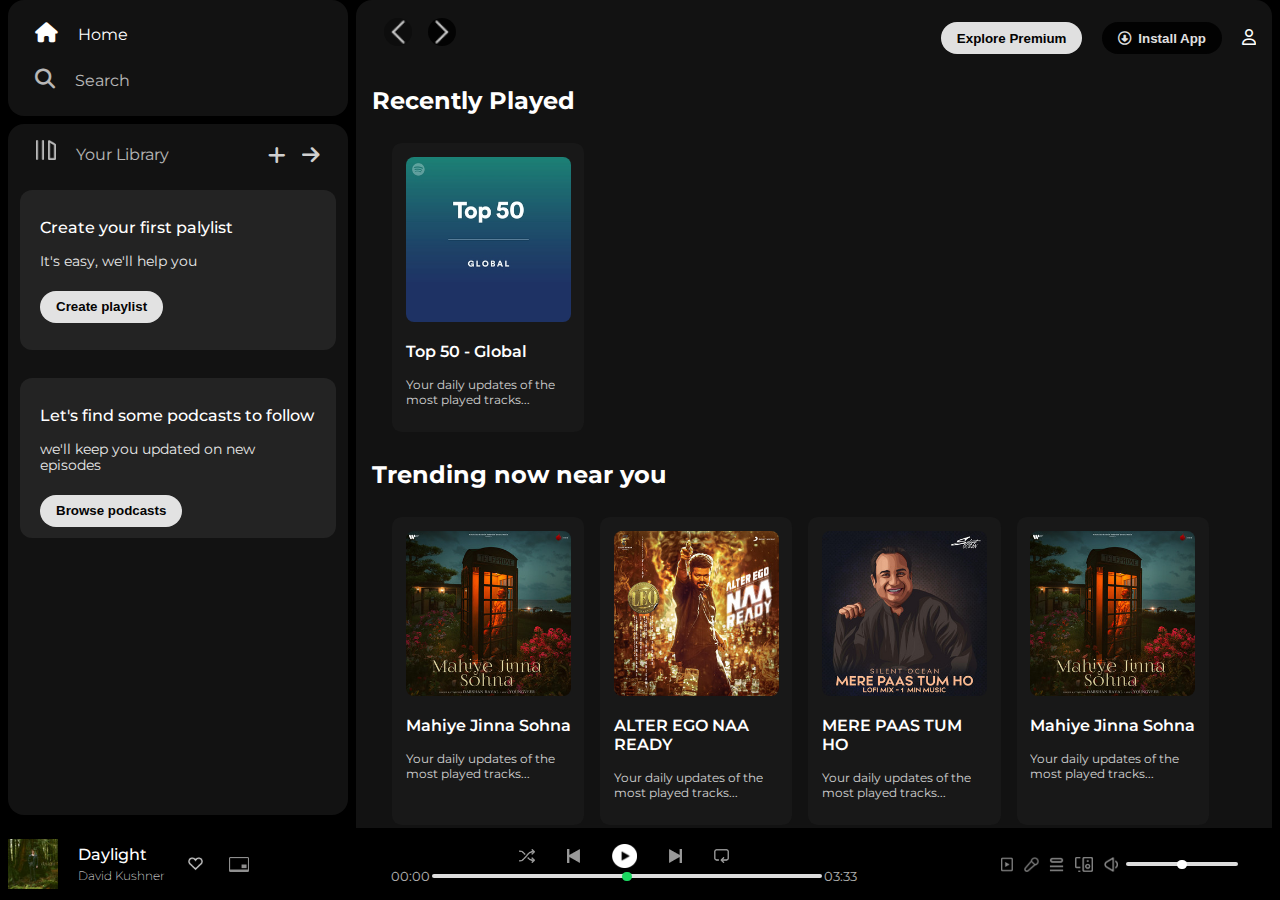
<file: Spotify_Clone_CSS/index.html>
<!DOCTYPE html>
<html lang="en">
<head>
    <meta charset="UTF-8">
    <meta name="viewport" content="width=device-width, initial-scale=1.0">
    <link rel="stylesheet" href="https://cdnjs.cloudflare.com/ajax/libs/font-awesome/6.7.2/css/all.min.css" integrity="sha512-Evv84Mr4kqVGRNSgIGL/F/aIDqQb7xQ2vcrdIwxfjThSH8CSR7PBEakCr51Ck+w+/U6swU2Im1vVX0SVk9ABhg==" crossorigin="anonymous" referrerpolicy="no-referrer" />
    <!-- <link rel="stylesheet" href="https://cdn.jsdelivr.net/npm/bootstrap@5.3.7/dist/css/bootstrap.min.css"> -->
    <title>Spotify - Web Player: Music for everyone</title>


    <link rel="preconnect" href="https://fonts.googleapis.com">
    <link rel="preconnect" href="https://fonts.gstatic.com" crossorigin>
    <link href="https://fonts.googleapis.com/css2?family=Montserrat:ital,wght@0,100..900;1,100..900&display=swap" rel="stylesheet">

    <link rel="icon" sizes="16x16" type="image/png" href="./assets/logo.png">
    <link rel="stylesheet" href="style.css">
</head>
<body>
    <div class="main">


        <div class="sidebar">
            <div class="nav">
                <div class="nav-option" style="opacity:1;">
                <i class="fa-solid fa-house"></i>
                <a href="#" >Home</a>
                </div>
                <div class="nav-option">
                <i class="fa-solid fa-magnifying-glass"></i>                    
                <a href="#">Search</a>
                </div>
            </div>
            <div class="library">
                <div class="options">
                    <div class="lib-option nav-option">
                    <img src="./assets/library_icon.png" alt="">
                    <a href="#" >Your Library</a>
                    </div>
                    <div class="icons">
                        <i class="fa-solid fa-plus"></i>
                        <i class="fa-solid fa-arrow-right"></i>
                    </div>
                </div>
                <div class="lib-box">
                    <div class="box">
                        <p class="box-p1">Create your first palylist</p>
                        <p class="box-p2">It's easy, we'll help you</p>
                        <button class="badge">Create playlist</button>
                    </div>
                    <div class="box">
                        <p class="box-p1">Let's find some podcasts to follow</p>
                        <p class="box-p2">we'll keep you updated on new episodes</p>
                        <button class="badge">Browse podcasts</button>
                    </div>
                </div>
            </div>
        </div>


        <div class="main-content">
            <div class="sticky-nav">
                <div class="nav-icons">
                    <img src="./assets/backward_icon.png" style="background-color: rgba(0, 0, 0, 0.308);">
                    <img src="./assets/forward_icon.png" class="hide">
                </div>
                <div class="sticky-nav-option">
                    <button class="badge nav-item hide upgrade">Explore Premium</button>
                    <button class="badge nav-item dark-badge"><i class="fa-regular fa-circle-down" style="margin-right: .2rem;"></i> Install App</button>
                    <i class="fa-regular fa-user nav-item user"></i>
                </div>
            </div>

            <h2>Recently Played</h2>
            <div class="cards-container">
                <div class="card">
                    <img src="./assets/card1img.jpeg" class="card-img">
                    <p class="card-title">Top 50 - Global</p>
                    <p class="card-info">Your daily updates of the most played tracks...</p>
                </div>
            </div>

            <h2>Trending now near you</h2>
            <div class="cards-container">
                <div class="card">
                    <img src="./assets/card2img.jpeg" class="card-img">
                    <p class="card-title">Mahiye Jinna Sohna</p>
                    <p class="card-info">Your daily updates of the most played tracks...</p>
                </div>

                <div class="card">
                    <img src="./assets/card4img.jpeg" class="card-img">
                    <p class="card-title">ALTER EGO NAA READY</p>
                    <p class="card-info">Your daily updates of the most played tracks...</p>
                </div>

                <div class="card">
                    <img src="./assets/card3img.jpeg" class="card-img">
                    <p class="card-title">MERE PAAS TUM HO</p>
                    <p class="card-info">Your daily updates of the most played tracks...</p>
                </div>

                <div class="card">
                    <img src="./assets/card2img.jpeg" class="card-img">
                    <p class="card-title">Mahiye Jinna Sohna</p>
                    <p class="card-info">Your daily updates of the most played tracks...</p>
                </div>

                <div class="card">
                    <img src="./assets/card4img.jpeg" class="card-img">
                    <p class="card-title">ALTER EGO NAA READY</p>
                    <p class="card-info">Your daily updates of the most played tracks...</p>
                </div>

            </div>

            <h2>Featured Charts</h2>
            <div class="cards-container">
                <div class="card">
                    <img src="./assets/card5img.jpeg" class="card-img">
                    <p class="card-title">Top Songs - Global</p>
                    <p class="card-info">Your weekly updates of the most played tracks right...</p>
                </div>

                <div class="card">
                    <img src="./assets/card6img.jpeg" class="card-img">
                    <p class="card-title">Top Songs - India</p>
                    <p class="card-info">Your weekly updates of the most played tracks right...</p>
                </div>

                <div class="card">
                    <img src="./assets/card1img.jpeg" class="card-img">
                    <p class="card-title">Top 50 - Global</p>
                    <p class="card-info">Your daily updates of the most played tracks right...</p>
                </div>

            </div>

            <div class="footer">
                <div class="line"></div>
            </div>
        </div>
        <div class="music-player">
            <div class="album">
                <img src="./assets/album_picture.jpeg" class="album-picture">
                <div class="album-text">
                    <p class="h">Daylight</p>
                    <p class="p">David Kushner</p>
                </div>
                    <img src="./assets/album_icon1.png" class="album-icon">
                    <img src="./assets/album_icon2.png" class="album-icon">
            </div>

            <div class="player">
                <div class="player-controls">
                    <img src="./assets/player_icon1.png" class="player-control-icon">
                    <img src="./assets/player_icon2.png" class="player-control-icon">
                    <img src="./assets/player_icon3.png" class="player-control-icon icon-center">
                    <img src="./assets/player_icon4.png" class="player-control-icon">
                    <img src="./assets/player_icon5.png" class="player-control-icon">

                </div>
                <div class="playback-bar">
                    <span class="curr-time">00:00</span>
                    <input type="range" min="0" max="100" class="progress-bar" step="1">
                    <span class="total-time">03:33</span>

                </div>
            </div>
            <div class="controls">
                <img src="./assets/controls_icon1.png" class="control-icon i1">
                <img src="./assets/controld_icon2.png" class="control-icon i2">
                <img src="./assets/controls_icon3.png" class="control-icon i3" >
                <img src="./assets/controls_icon4.png" class="control-icon i4" >
                <img src="./assets/controls_icon5.png" class="control-icon i5">
                <input type="range" min="0" max="100" class="progress-bar volume" step="1">
            </div>
        </div>
    </div>

</body>
</html>
</file>
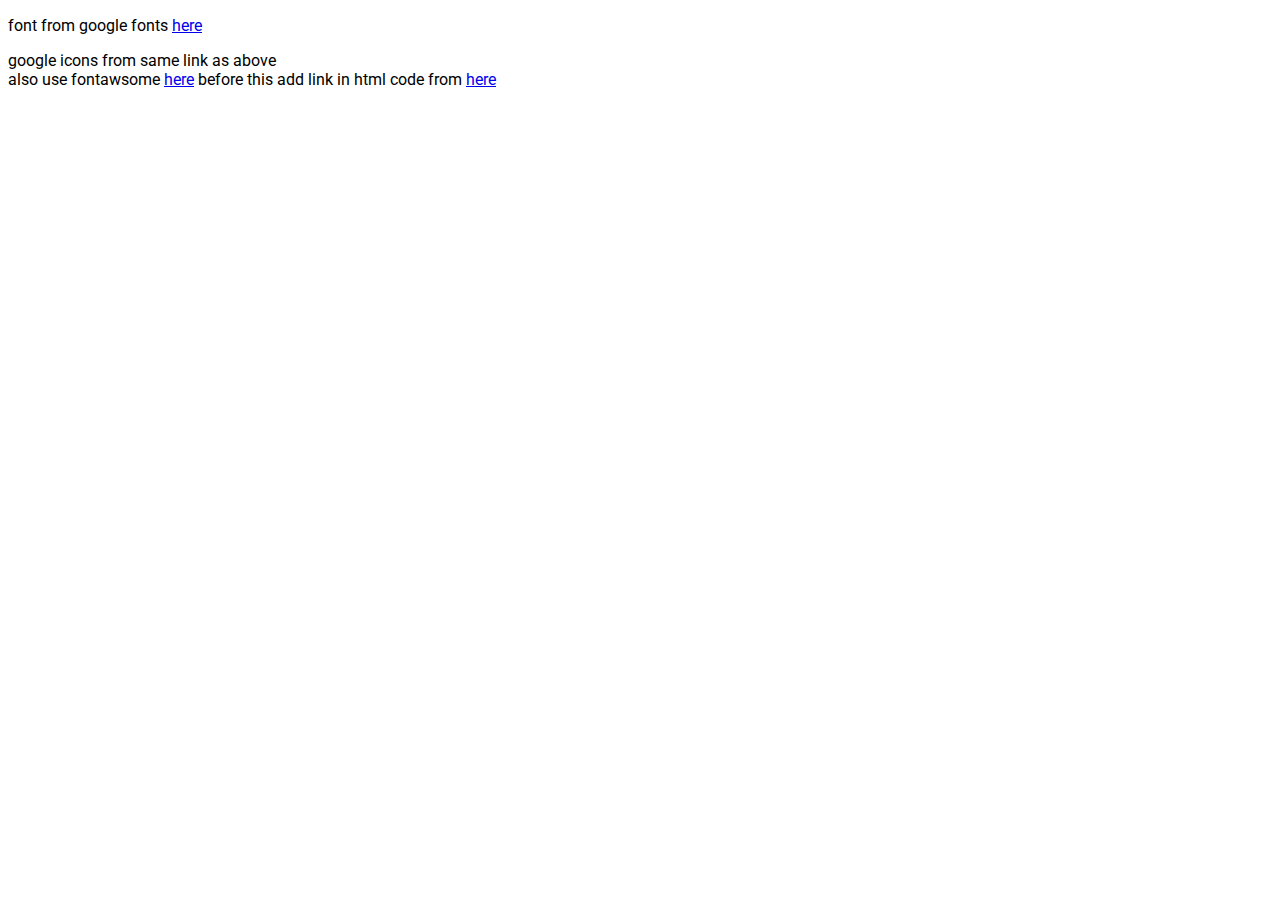
<file: font.html>
<!DOCTYPE html>
<html lang="en">
<head>
    <meta charset="UTF-8">
    <meta name="viewport" content="width=device-width, initial-scale=1.0">
    <title>Document</title>
    <link rel="stylesheet" href="font.css">
    <link rel="preconnect" href="https://fonts.googleapis.com">
<link rel="preconnect" href="https://fonts.gstatic.com" crossorigin>
<link href="https://fonts.googleapis.com/css2?family=Roboto:ital,wght@0,100..900;1,100..900&display=swap" rel="stylesheet">
</head>
<body>
    
    <p>font from google fonts <a href="https://fonts.google.com">here</a></p>
    <p>google icons from same link as above <br>also use fontawsome <a href="https://fontawesome.com">here</a>
    before this add link in html code from <a href="https://cdnjs.com/libraries/font-awesome">here</a></p>

</body>
</html>
</file>
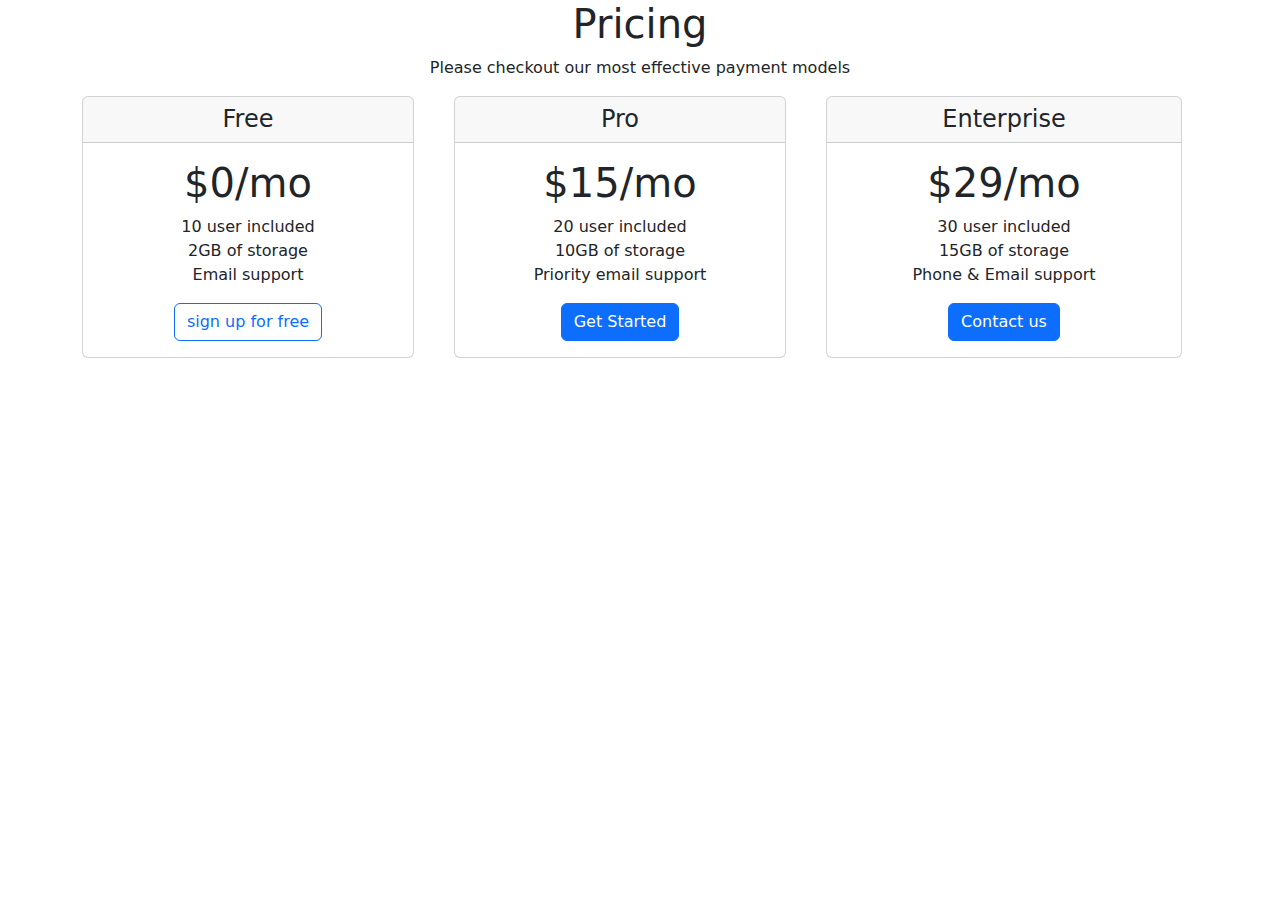
<file: pricing_page_bootstrap/pricing.html>
<!DOCTYPE html>
<html lang="en">
<head>
    <meta charset="UTF-8">
    <meta name="viewport" content="width=device-width, initial-scale=1.0">
    <title>pricing</title>
    <link rel="stylesheet" href="https://cdn.jsdelivr.net/npm/bootstrap@5.3.7/dist/css/bootstrap.min.css">
</head>
<body>
    <source src="https://cdn.jsdelivr.net/npm/bootstrap@5.3.7/dist/js/bootstrap.bundle.min.js" >
    <div class="container " >
        <h1 class="text-center">Pricing</h1>
        <p class="text-center">Please checkout our most effective payment models</p>
        <div class="row text-center justify-content-evenly">
            <div class="mb-3 col me-3">
                <div class="card">
                    <h4 class="card-header ">
                        Free
                    </h4>
                    <div class="card-body ">
                        <h1 class="card-title">$0/mo</h1>
                        <p class="card-text">10 user included <br>2GB of storage <br>Email support</p>
                        <a href="#" class="btn btn-outline-primary">sign up for free</a>
                    </div>
                </div>
            </div>
            <div class="mb-3 col me-3">
                <div class="card">
                    <h4 class="card-header">
                        Pro
                    </h4>
                    <div class="card-body">
                        <h1 class="card-title">$15/mo</h1>
                        <p class="card-text">20 user included <br>10GB of storage <br>Priority email support</p>
                        <a href="#" class="btn btn-primary">Get Started</a>
                    </div>
                </div>
            </div>
            <div class="mb-3 col-sm-8 col-md-4 me-3">
                <div class="card ">
                    <h4 class="card-header">
                        Enterprise
                    </h4>
                    <div class="card-body">
                        <h1 class="card-title">$29/mo</h1>
                        <p class="card-text">30 user included <br>15GB of storage <br>Phone & Email support</p>
                        <a href="#" class="btn btn-primary">Contact us</a>
                    </div>
                </div>
            </div>
        </div>
    </div>
</body>
</html>
</file>
<file: Spotify_Clone_CSS/style.css>
body{
    font-family: "Montserrat", sans-serif;
    margin: 0;
    padding: 0;
    background-color: #000;
    color: white;
    overflow: hidden;
}
.main{
    display: flex;
    height: 100vh;
    margin: 0 .5rem;
}

.sidebar{
    background-color: black;
    width: 340px;
    margin-right: .5rem;

}
.main-content{
    background-color: blue;
    flex: 1;
    overflow: auto;
    padding: 0 1rem 0 1rem;

}

.music-player{
    background-color: black;
    position: fixed;
    bottom: 0px;
    width: 100%;
    height: 72px;
}
.sidebar .nav,.sidebar .library, .main-content{
    border-radius: 1rem; /*16px */
    background-color: #121212;


}
a{
    text-decoration: none;
    color: white;
}
.nav{
    padding: 0.5rem 0.7rem;
    height: 100px;
    display: flex;
    flex-direction: column;
    justify-content: center;
}
.nav-option{
    line-height: 2.5rem;
    opacity: 0.7;
    padding: .2rem 1rem;
}
.nav-option:hover{
    opacity: 1;
    transform: scale(1.01);
}
.nav-option i{
    font-size: 1.25rem;
}
.nav-option a{
    font-size: 1rem;
    margin-left: 1rem;
}
.library{
    height: 75%;
    margin-top: 0.5rem;
    padding: 0.5rem 0.75rem;
}
.library .options{
    display: flex;
    justify-content: space-between;
    align-items: center;

}
.lib-option img{
    height: 1.25rem;
    width: 1.25rem;
}
.icons{
    font-size: 1.25rem;
    display: flex;

}
.icons i{
    opacity: 0.8;
    margin-right: 1rem; 
    cursor: pointer;
}
.icons i:hover{
    opacity: 1;
}
.box{
    background-color: #232323;
    height: 8rem;
    border-radius: 0.75rem;
    margin: 0.75rem 0 1.75rem 0;
    padding: 1rem 1.25rem;
}

.box-p1{
    margin-top: 0.75rem;
    font-size: 1rem;
    font-weight: 500;
}
.box-p2{
    font-size: 0.85rem;
    opacity: 0.9;
}
.badge{
    background-color: #fff;
    opacity: 0.87;
    border: none;
    border-radius: 100px;
    padding: 0.25rem 1rem;
    font-weight: 700;
    margin-top: 0.5rem;
    height: 2rem;
    width: fit-content;
    cursor: pointer;

}
.badge:hover{
    opacity: 1;
}
.sticky-nav{
    position: sticky;
    top:0;
    background-color: #121212;
    display: flex;
    justify-content: space-between;
    align-items: center;
    padding: 0.9rem 0 0.75rem 0;
    z-index: 2;
}
.nav-icons img{
    background-color: black;
    border-radius: 1rem;
    height: 1.75rem;
    width: 1.75rem;
    margin-left: 0.75rem;
    opacity: .8;
}
.nav-icons img:hover{
    opacity: 1;
    cursor: pointer;

}
.dark-badge{
    background-color: #000;
    color: #fff;
    transition: .1s ease-in;
}
.dark-badge:hover{
    background-color: #fff;
    color: #000;
    
}
.upgrade:hover{
    transform: scaleX(1.05);
    transform: scaleY(1.05);

}
.user:hover{
    transform: scale(1.1);
}

.sticky-nav-options{
    display: flex;
    justify-content: center;
    align-items: center;
}

.sticky-nav-option .nav-item{
    margin-left: 1rem;
}
@media(max-width:1000px){
    .hide{
        display: none;
    }
}

.card{
    background-color: #181818;
    width: 165px;
    border-radius: .6rem;
    padding: .85rem;
    margin: .5rem;
    transition: .2s ease-in;
}

.card:hover{
    background-color: #232323;

}
.cards-container{
    display: flex;
    margin: 1rem .1rem 1rem 0.75rem;
    flex-wrap: wrap;

}
.card-img{
    width: 100%;
    border-radius: .5rem;
}
.card-title{
    margin-top: 1rem;
    font-weight: 600;
}
.card-info{
    font-size: 0.75rem;
    opacity: 0.8;
}

.footer{
    height: 200px;
    display: flex;
    justify-content: center;

}
.line{
    width: 90%;
    height: 30%;
    border-top : 1px solid #333;
    margin-top: 1rem;

}
.music-player{
    display: flex;
    justify-content: space-between;
    align-items: center;

}

.player{
    width: 40%;

}
.controls{
    width: 30%;
}
.player-controls{
    display: flex;
    justify-content: center;
    align-items: center;
}
.player-control-icon{
    height: .9rem;
    margin: 0 1rem;
    opacity: 0.6;
}
.player-control-icon:hover{
    opacity: 1;
}
.icon-center{
    opacity: 1;
    height: 1.5rem;
}
.icon-center:hover{
    transform: scale(1.15);
}
.playback-bar{
    display: flex;
    justify-content: center;
    align-items: center;
}
.progress-bar{
    width: 80%;
    appearance: none;
    background-color: transparent;
    cursor: pointer;
}
.progress-bar::-webkit-slider-runnable-track{
    background-color: #ddd;
    border-radius: 100px;
    height: 0.22rem;
}
.progress-bar::-webkit-slider-thumb{
    appearance: none;
    height: .6rem;
    width: .6rem;
    background-color: #1bd760;
    border-radius: 50%;
    margin-top: -.15rem;
}
.curr-time, .total-time{
    opacity: .7;
    font-size: smaller;
}

.album div{
    line-height: .3rem;
}
.album .h{
    font-weight: 500;
}
.album .p{
    font-weight: 200;
    font-size: .75rem;
}
.album{
    width: 20%;
    display: flex;
    justify-content: space-between;
    align-items: center;
    margin-top: 1rem;
    margin-bottom: 1rem;
    padding-right: 10%;
    margin-left: 0;
}
.album-icon{
    height: 15px;
    padding: .2rem;
    opacity: .8;
}
.album-icon:hover{
    opacity: 1;
    transform: scale(1.08);

}
.album-picture{
    height: 50px;
}
.album-picture:hover{
    transform: scale(1.05);
}
.control-icon{
    height: 15px;
}
.volume{
    width: 7rem;

}
.volume::-webkit-slider-thumb{
    background-color: white;
}
.controls{
    width: 20%;
    display: flex;
    justify-content: space-between;
    align-items: center;
    margin-top: 1rem;
    margin-bottom: 1rem;
    padding-left: 10%;
    padding-right: 3rem;
    margin-left: 0;
}
.music-player{
    display: flex;
    justify-content: space-between;
}
.control-icon{
    margin: 0 .3rem;
    opacity: 0.8;
}
.i3, .i4{
    opacity: 0.5;
}

.control-icon:hover{
    opacity: 1;
    transform: scale(1.08);
}
.i3:hover, .i4:hover{
    opacity: 0.7;
}

@media(max-width:1000px){
    .album .p, .i3,.i4{
        display: none;
    }

}
@media(max-width:500px){
    .sidebar{
        position: absolute;
        left:-350px;
    }
    .controls,.album{
        display: none;
    }
    .music-player{
        display: flex;
        justify-content: center;
    }
    div.playback-bar{
        position: absolute;
        left: 0;
        width: 100%;
        padding: 0;
        margin: 0;
    }
}
@media(max-width:650px){
    .sidebar{
        width: 200px;
    }
    .sidebar .box{
        height: 40%;
    }
    .main-content{
        width:400px;
    }
    .album .album-icon,.i1,.i2{
        display: none;
    }
}
</file>
<file: font.css>
p {
  font-family: "Roboto", sans-serif;
  /* font-optical-sizing: auto;
  font-weight: 350;
  font-style: normal; */

}
</file>
